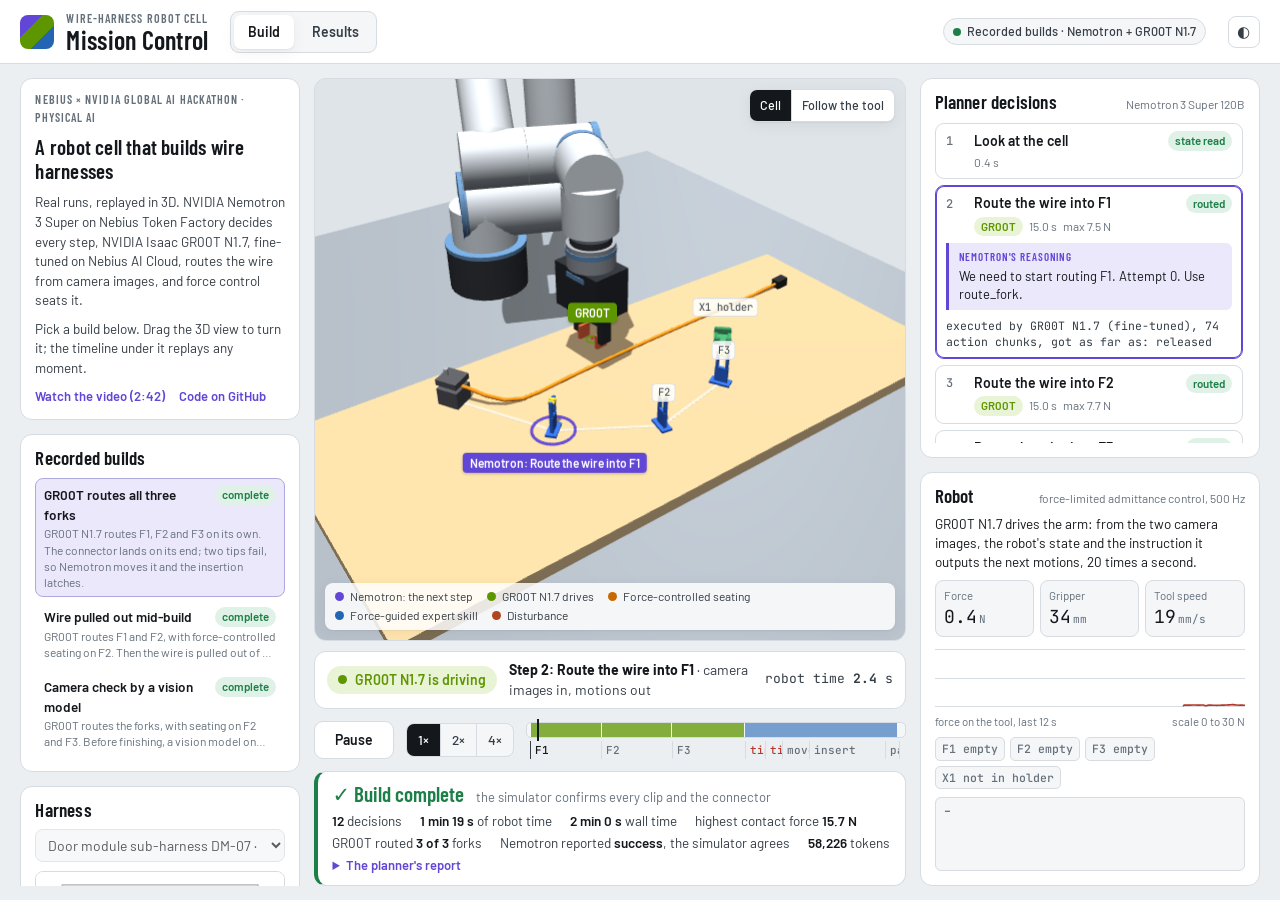
<file: index.html>
<!doctype html>
<html lang="en">
<head>
<meta charset="utf-8">
<meta name="viewport" content="width=device-width, initial-scale=1">
<title>Wire Harness Mission Control</title>
<meta name="description" content="Recorded builds of a simulated wire-harness robot cell: NVIDIA Nemotron plans, NVIDIA Isaac GR00T N1.7 routes the wire, force control seats it.">
<link rel="preconnect" href="https://fonts.googleapis.com">
<link rel="preconnect" href="https://fonts.gstatic.com" crossorigin>
<link rel="stylesheet" href="https://fonts.googleapis.com/css2?family=Barlow+Condensed:wght@500;600;700&family=Barlow:wght@400;500;600&family=JetBrains+Mono:wght@400;500&display=swap">
<link rel="stylesheet" href="app.css">
</head>
<body data-view="build">
<header class="top">
  <div class="brand">
    <span class="logo" aria-hidden="true"></span>
    <div>
      <div class="eyebrow">Wire-harness robot cell</div>
      <h1>Mission Control</h1>
    </div>
  </div>
  <nav class="tabs" role="tablist" aria-label="Views">
    <button type="button" role="tab" id="tab-build" aria-selected="true" aria-controls="view-build">Build</button>
    <button type="button" role="tab" id="tab-results" aria-selected="false" aria-controls="view-results">Results</button>
  </nav>
  <div class="status" id="status" aria-live="polite"></div>
  <button type="button" class="icon-btn" id="theme" title="Light or dark" aria-label="Switch between light and dark">◐</button>
</header>

<main id="view-build" class="layout" role="tabpanel" aria-labelledby="tab-build">
  <aside class="col left" aria-label="Harness and new build">
    <section class="card" aria-labelledby="h-harness">
      <div class="card-head">
        <h2 id="h-harness">Harness</h2>
        <label class="upload">Upload a spec<input type="file" id="spec-file" accept=".yaml,.yml" hidden></label>
      </div>
      <select id="spec-select" aria-label="Harness"></select>
      <figure class="drawing" id="drawing"><a id="drawing-link" target="_blank" rel="noopener" title="Open the drawing full size"><img id="spec-drawing" alt="Assembly drawing of the selected harness"></a></figure>
      <div class="route" id="spec-route" aria-label="Route of the wire"></div>
      <div class="checks" id="spec-checks"></div>
    </section>

    <section class="card form" aria-labelledby="h-options">
      <h2 id="h-options">New build</h2>
      <div class="field">
        <span class="flabel" id="l-planner">Planner</span>
        <div class="seg" id="opt-planner" role="group" aria-labelledby="l-planner">
          <button type="button" data-v="nemotron">Nemotron</button>
          <button type="button" data-v="scripted">Scripted</button>
        </div>
      </div>
      <div class="field">
        <span class="flabel" id="l-groot">Routing</span>
        <div class="seg" id="opt-groot" role="group" aria-labelledby="l-groot">
          <button type="button" data-v="1">GR00T</button>
          <button type="button" data-v="0">Expert</button>
        </div>
        <p class="hint" id="groot-hint"></p>
      </div>
      <div class="field">
        <label class="flabel" for="opt-scenario">Disturbance</label>
        <select id="opt-scenario">
          <option value="nominal">None</option>
          <option value="popped_wire" title="Pulled out of the second fork after it was routed">Wire pulled out</option>
          <option value="slip_on_insert" title="The connector slips out of the fingers during the insertion">Connector slips</option>
          <option value="both">Both</option>
        </select>
      </div>
      <div class="field">
        <span class="flabel" id="l-vision">Camera</span>
        <div class="seg" id="opt-vision" role="group" aria-labelledby="l-vision">
          <button type="button" data-v="0">Off</button>
          <button type="button" data-v="1">Vision check</button>
        </div>
      </div>
      <div class="field">
        <label class="flabel" for="opt-seed">Board</label>
        <div class="board-row">
          <input type="number" id="opt-seed" min="0" max="99999" value="3">
          <button type="button" class="icon-btn" id="seed-dice" title="Another random board" aria-label="Another random board">⚄</button>
          <label class="check" title="Randomize the layout, the wire's stiffness and friction"><input type="checkbox" id="opt-random" checked> varied</label>
        </div>
      </div>
      <div class="field">
        <span class="flabel" id="l-pace">Pace</span>
        <div class="seg" id="opt-pace" role="group" aria-labelledby="l-pace">
          <button type="button" data-v="1">Real time</button>
          <button type="button" data-v="0" title="As fast as the simulator runs">Fast</button>
        </div>
      </div>
      <button type="button" class="btn primary" id="start">Start build</button>
      <p class="hint" id="start-hint"></p>
    </section>

    <section class="card" aria-labelledby="h-past">
      <h2 id="h-past">Builds</h2>
      <ol class="past" id="past"></ol>
    </section>
  </aside>

  <section class="col center" aria-label="The cell">
    <div class="stage" id="stage">
      <canvas id="canvas" tabindex="0" aria-label="3D view of the cell: drag to turn, scroll to zoom"></canvas>
      <div id="tags"></div>
      <div class="banner" id="banner" hidden></div>
      <div class="toolbar">
        <div class="seg" role="group" aria-label="Camera">
          <button type="button" id="cam-cell" aria-pressed="true">Cell</button>
          <button type="button" id="cam-follow" aria-pressed="false">Follow the tool</button>
        </div>
      </div>
      <div class="empty" id="empty">
        <div>
          <h3>Pick a harness and start a build</h3>
          <p>Nemotron plans every step, GR00T N1.7 routes the wire from camera images, and force control
            seats it. Watch it here live, or open a past build on the left to replay it.</p>
        </div>
      </div>
      <div class="three-legend" aria-label="Who is moving the robot">
        <span><i style="background:var(--planner)"></i>Nemotron: the next step</span>
        <span><i style="background:var(--groot)"></i>GR00T N1.7 drives</span>
        <span><i style="background:var(--assist)"></i>Force-controlled seating</span>
        <span><i style="background:var(--expert)"></i>Force-guided expert skill</span>
        <span><i style="background:var(--warn)"></i>Disturbance</span>
      </div>
    </div>
    <div class="nowbar" id="nowbar">
      <span class="actor" id="actor"><i></i>Idle</span>
      <span class="nowtext" id="nowtext">No build open.</span>
      <span class="clock" id="clock"></span>
    </div>
    <div class="transport" id="transport" hidden>
      <button type="button" class="btn" id="play" title="Play or pause (space)">Play</button>
      <div class="seg" id="speeds" role="group" aria-label="Playback speed">
        <button type="button" data-v="1">1×</button>
        <button type="button" data-v="2">2×</button>
        <button type="button" data-v="4">4×</button>
      </div>
      <div class="scrub" id="scrub">
        <div class="scrub-track" id="scrub-track"></div>
        <div class="scrub-calls" id="scrub-calls"></div>
        <div class="scrub-head" id="scrub-head"></div>
        <input type="range" id="scrub-range" min="0" max="1000" value="0" step="1" aria-label="Robot time">
      </div>
    </div>
    <section class="result" id="result-card" aria-label="Result of the build" hidden></section>
  </section>

  <aside class="col right" aria-label="Decisions and the robot">
    <section class="card decisions-card" aria-labelledby="h-decisions">
      <div class="card-head">
        <h2 id="h-decisions">Planner decisions</h2>
        <span class="sub" id="planner-name"></span>
      </div>
      <ol class="decisions" id="decisions"><li class="empty-note">The planner's decisions appear here.</li></ol>
    </section>
    <section class="card robot-card" aria-labelledby="h-robot">
      <div class="card-head">
        <h2 id="h-robot">Robot</h2>
        <span class="sub">force-limited admittance control, 500 Hz</span>
      </div>
      <div class="phase" id="phase-text">–</div>
      <div class="stats">
        <div class="stat"><div class="k">Force</div><div class="v" id="st-force">0.0<small>N</small></div></div>
        <div class="stat"><div class="k">Gripper</div><div class="v" id="st-grip">0<small>mm</small></div></div>
        <div class="stat"><div class="k">Tool speed</div><div class="v" id="st-speed">0<small>mm/s</small></div></div>
      </div>
      <canvas class="spark" id="spark" aria-label="Force on the tool over the last 12 seconds"></canvas>
      <div class="spark-key"><span>force on the tool, last 12 s</span><span>scale 0 to 30 N</span></div>
      <div class="truth" id="truth" aria-label="What the simulator says is done"></div>
      <div class="log" id="log" aria-live="off">–</div>
    </section>
  </aside>
</main>

<main id="view-results" class="results" role="tabpanel" aria-labelledby="tab-results" hidden>
  <div id="results-body"><p class="empty-note">Loading the results…</p></div>
</main>

<script src="vendor/three.min.js"></script>
<script src="vendor/OrbitControls.js"></script>
<script>window.MC_STATIC = {"title":"Wire Harness Mission Control","description":"Recorded builds of a simulated wire-harness robot cell: NVIDIA Nemotron plans, NVIDIA Isaac GR00T N1.7 routes the wire, force control seats it.","intro":"<div class=\"eyebrow\">Nebius \u00d7 NVIDIA Global AI Hackathon \u00b7 Physical AI<\/div><h2>A robot cell that builds wire harnesses<\/h2><p>Real runs, replayed in 3D. NVIDIA Nemotron 3 Super on Nebius Token Factory decides every step, NVIDIA Isaac GR00T N1.7, fine-tuned on Nebius AI Cloud, routes the wire from camera images, and force control seats it.<\/p><p>Pick a build below. Drag the 3D view to turn it; the timeline under it replays any moment.<\/p><div class=\"links\"><a href=\"https://www.youtube.com/watch?v=RA8w_iiMOIQ\" target=\"_blank\" rel=\"noopener\">Watch the video (2:42)<\/a><a href=\"https://github.com/rezahendi/Wire-Harness-Robot-2\" target=\"_blank\" rel=\"noopener\">Code on GitHub<\/a><\/div>","chip":"Recorded builds \u00b7 Nemotron + GR00T N1.7","buildsTitle":"Recorded builds","data":"data/","results":"data/results.json","specs":[{"file":"demo_3fork.yaml","name":"Door module sub-harness DM-07","revision":"B","route":["F1","F2","F3"],"connector":"X1","feasible":true,"issues":[]}],"drawings":{"demo_3fork.yaml":"data/drawing_demo_3fork.png"},"builds":[{"id":"20261007-105941-6968","status":"done","created":1791370781.791488,"title":"GR00T routes all three forks","blurb":"GR00T N1.7 routes F1, F2 and F3 on its own. The connector lands on its end; two tips fail, so Nemotron moves it and the insertion latches.","options":{"planner":"nemotron","groot":"GR00T","scenario":"nominal","seed":3,"vision":false,"spec":"demo_3fork.yaml"},"summary":{"spec":"Door module sub-harness DM-07","planner":"nemotron","model":"nvidia/nemotron-3-super-120b-a12b","success":true,"claimed_success":true,"robot_time_s":79.3,"tool_calls":12,"routing":{"groot_routes":3,"groot_ok":3,"expert_routes":0,"expert_ok":0},"scenario":"nominal","seed":3}},{"id":"20261007-175405-f86d","status":"done","created":1791395645.1742117,"title":"Wire pulled out mid-build","blurb":"GR00T routes F1 and F2, with force-controlled seating on F2. Then the wire is pulled out of F2 without telling Nemotron: it notices, the expert re-routes F2 and F3, and the connector goes in.","options":{"planner":"nemotron","groot":"GR00T","scenario":"popped_wire","seed":7267,"vision":false,"spec":"demo_3fork.yaml"},"summary":{"spec":"Door module sub-harness DM-07","planner":"nemotron","model":"nvidia/nemotron-3-super-120b-a12b","success":true,"claimed_success":true,"robot_time_s":90.3,"tool_calls":10,"routing":{"groot_routes":2,"groot_ok":2,"expert_routes":2,"expert_ok":2},"scenario":"popped_wire","seed":7267}},{"id":"20261007-110725-74f4","status":"done","created":1791371245.4144418,"title":"Camera check by a vision model","blurb":"GR00T routes the forks, with seating on F2 and F3. Before finishing, a vision model on Token Factory checks every clip and the connector in camera views.","options":{"planner":"nemotron","groot":"GR00T","scenario":"nominal","seed":7367,"vision":true,"spec":"demo_3fork.yaml"},"summary":{"spec":"Door module sub-harness DM-07","planner":"nemotron","model":"nvidia/nemotron-3-super-120b-a12b","success":true,"claimed_success":true,"robot_time_s":86.2,"tool_calls":10,"routing":{"groot_routes":3,"groot_ok":3,"expert_routes":0,"expert_ok":0},"scenario":"nominal","seed":7367}}]};</script>
<script src="app.js"></script>
</body>
</html>
</file>
<file: app.css>
/* Mission Control for the wire-harness cell */
:root {
  --bg: #eceff1;
  --panel: #ffffff;
  --panel-2: #f4f6f8;
  --ink: #14181c;
  --ink-2: #353d46;
  --muted: #65707b;
  --line: #d6dce1;
  --scene: #dfe4e8;
  --planner: #6247d6;
  --planner-soft: #ece8fc;
  --groot: #5e9600;
  --groot-soft: #e9f4d6;
  --assist: #c56a00;
  --assist-soft: #fcebd6;
  --expert: #2465b3;
  --expert-soft: #e0ebf8;
  --warn: #b0451f;
  --warn-soft: #fbe5dc;
  --ok: #1d7f48;
  --ok-soft: #e0f2e7;
  --bad: #b8372b;
  --bad-soft: #fbe6e3;
  --shadow: 0 1px 2px rgba(20, 24, 28, .06), 0 4px 16px rgba(20, 24, 28, .05);
  --f-display: "Barlow Condensed", "Arial Narrow", "Roboto Condensed", system-ui, sans-serif;
  --f-body: "Barlow", system-ui, -apple-system, "Segoe UI", Roboto, sans-serif;
  --f-mono: "JetBrains Mono", ui-monospace, "SFMono-Regular", Menlo, Consolas, monospace;
  --pad: clamp(12px, 1.6vw, 24px);
  --on-accent: #ffffff;
}
@media (prefers-color-scheme: dark) {
  :root:not([data-theme="light"]) {
    color-scheme: dark;
    --bg: #0e1215; --panel: #161b20; --panel-2: #1c2228; --ink: #e7ebee; --ink-2: #c3cad1;
    --muted: #8d98a3; --line: #2a323a; --scene: #1a2026;
    --planner: #9e8aff; --planner-soft: #251f3f; --groot: #8fd12a; --groot-soft: #1d2a0c;
    --assist: #f2a93b; --assist-soft: #33250f; --expert: #63a6f2; --expert-soft: #10233a;
    --warn: #ff8a5c; --warn-soft: #3a1c12; --ok: #4cc47f; --ok-soft: #12291c; --bad: #ff7a6b; --bad-soft: #351714;
    --shadow: 0 1px 2px rgba(0, 0, 0, .3); --on-accent: #101316;
  }
}
:root[data-theme="dark"] {
  color-scheme: dark;
  --bg: #0e1215; --panel: #161b20; --panel-2: #1c2228; --ink: #e7ebee; --ink-2: #c3cad1;
  --muted: #8d98a3; --line: #2a323a; --scene: #1a2026;
  --planner: #9e8aff; --planner-soft: #251f3f; --groot: #8fd12a; --groot-soft: #1d2a0c;
  --assist: #f2a93b; --assist-soft: #33250f; --expert: #63a6f2; --expert-soft: #10233a;
  --warn: #ff8a5c; --warn-soft: #3a1c12; --ok: #4cc47f; --ok-soft: #12291c; --bad: #ff7a6b; --bad-soft: #351714;
  --shadow: 0 1px 2px rgba(0, 0, 0, .3); --on-accent: #101316;
}
* { box-sizing: border-box; }
[hidden] { display: none !important; }
html, body { margin: 0; }
body { background: var(--bg); color: var(--ink); font-family: var(--f-body); font-size: 15px; line-height: 1.45; }
button, input, select { font: inherit; color: inherit; }
h1, h2, h3 { font-family: var(--f-display); font-weight: 600; margin: 0; letter-spacing: .01em; }
h2 { font-size: 19px; line-height: 1.15; }
.eyebrow { font-family: var(--f-display); font-weight: 600; font-size: 12px; letter-spacing: .09em; text-transform: uppercase; color: var(--muted); }
code, .mono { font-family: var(--f-mono); }
code { font-size: .92em; white-space: nowrap; }
.sr-only { position: absolute; width: 1px; height: 1px; overflow: hidden; clip: rect(0 0 0 0); white-space: nowrap; }

/* ---------- top bar */
.top { display: flex; flex-wrap: wrap; align-items: center; gap: 8px 22px; padding: 10px var(--pad); background: var(--panel); border-bottom: 1px solid var(--line); position: sticky; top: 0; z-index: 5; }
.brand { display: flex; align-items: center; gap: 12px; min-width: 0; }
.brand h1 { font-size: 26px; line-height: 1; }
.logo { width: 34px; height: 34px; border-radius: 8px; flex: none; background:
  linear-gradient(135deg, var(--planner) 0 33%, var(--groot) 33% 66%, var(--expert) 66%); }
.tabs { display: inline-flex; gap: 4px; background: var(--panel-2); border: 1px solid var(--line); border-radius: 9px; padding: 3px; }
.tabs button { border: 0; background: transparent; padding: 7px 14px; border-radius: 7px; font-weight: 600; font-size: 14px; color: var(--ink-2); cursor: pointer; }
.tabs button[aria-selected="true"] { background: var(--panel); color: var(--ink); box-shadow: var(--shadow); }
.status { margin-left: auto; display: flex; flex-wrap: wrap; gap: 6px; align-items: center; }
.chip { display: inline-flex; align-items: center; gap: 6px; font: 500 12.5px/1 var(--f-body); padding: 6px 9px; border-radius: 999px; background: var(--panel-2); border: 1px solid var(--line); color: var(--ink-2); white-space: nowrap; }
.chip i { width: 8px; height: 8px; border-radius: 50%; background: var(--muted); display: inline-block; }
.chip.on i { background: var(--ok); }
.chip.off i { background: var(--bad); }
.chip.busy i { background: var(--planner); animation: pulse 1.2s infinite; }
.icon-btn { border: 1px solid var(--line); background: var(--panel); border-radius: 8px; width: 32px; height: 32px; cursor: pointer; display: inline-grid; place-items: center; color: var(--ink-2); padding: 0; flex: none; }

/* ---------- layout: one column on a narrow screen, three on a wide one */
.layout { display: grid; grid-template-columns: minmax(0, 1fr); gap: 14px; padding: 14px var(--pad) 24px; align-items: start; }
.col { display: grid; gap: 14px; min-width: 0; align-content: start; }
.stage { aspect-ratio: 16 / 10; }
@media (min-width: 1100px) {
  .layout { grid-template-columns: 280px minmax(0, 1fr) 340px; }
  /* the build view fills the window; the side columns scroll on their own, the 3D view takes what is left */
  body[data-view="build"] { height: 100vh; height: 100dvh; display: flex; flex-direction: column; overflow: hidden; }
  body[data-view="build"] .layout { flex: 1; min-height: 0; grid-template-rows: minmax(0, 1fr); align-items: stretch; padding-bottom: 14px; }
  body[data-view="build"] .col.left { min-height: 0; overflow-y: auto; scrollbar-width: thin; }
  body[data-view="build"] .col.center { display: flex; flex-direction: column; gap: 10px; min-height: 0; }
  body[data-view="build"] .stage { flex: 1 1 auto; aspect-ratio: auto; min-height: 240px; }
  body[data-view="build"] .col.right { display: flex; flex-direction: column; gap: 14px; min-height: 0; overflow-y: auto; scrollbar-width: thin; }
  body[data-view="build"] .decisions-card { flex: 1 1 0; min-height: 210px; grid-template-rows: auto minmax(0, 1fr); }
  body[data-view="build"] .decisions { max-height: none; }
  body[data-view="build"] .robot-card { flex: none; }
}
@media (min-width: 1500px) { .layout { grid-template-columns: 300px minmax(0, 1fr) 380px; } }
.card { background: var(--panel); border: 1px solid var(--line); border-radius: 12px; padding: 12px 14px 14px; display: grid; gap: 9px; min-width: 0; align-content: start; }
.card-head { display: flex; align-items: baseline; justify-content: space-between; gap: 10px; min-width: 0; }
.card-head h2 { white-space: nowrap; }
.card-head .sub { font-size: 12px; color: var(--muted); text-align: right; min-width: 0; overflow: hidden; text-overflow: ellipsis; white-space: nowrap; }
.hint { margin: 0; font-size: 12.5px; line-height: 1.4; color: var(--muted); }
.hint:empty { display: none; }

/* ---------- harness card */
select, input[type="number"] { background: var(--panel-2); border: 1px solid var(--line); border-radius: 8px; padding: 6px 8px; width: 100%; min-width: 0; font-size: 14px; }
.upload { font-size: 12.5px; color: var(--planner); cursor: pointer; font-weight: 600; white-space: nowrap; }
.drawing { margin: 0; border: 1px solid var(--line); border-radius: 8px; background: #fff; overflow: hidden; aspect-ratio: 1430 / 832; display: grid; place-items: center; position: relative; }
.drawing::before { content: "drawing…"; position: absolute; font-size: 12px; color: #8d98a3; }
.drawing a { display: block; width: 100%; height: 100%; position: relative; }
.drawing img { width: 100%; height: 100%; object-fit: contain; display: block; }
.drawing img:not(.ok) { visibility: hidden; }
.route { display: flex; flex-wrap: wrap; gap: 4px; align-items: center; font: 500 12.5px/1 var(--f-mono); }
.route span.node { padding: 5px 7px; border-radius: 5px; background: var(--panel-2); border: 1px solid var(--line); }
.route span.node.done { background: var(--ok-soft); border-color: color-mix(in srgb, var(--ok) 45%, var(--line)); color: var(--ok); }
.route span.arrow { color: var(--muted); }
.checks { display: grid; gap: 4px; font-size: 13px; }
.checks .ok { color: var(--ok); font-weight: 600; }
.checks .issue, .result .issue { display: grid; grid-template-columns: auto 1fr; gap: 6px; color: var(--ink-2); font-size: 13px; }
.issue b { font-family: var(--f-mono); font-size: 11px; padding: 2px 5px; border-radius: 4px; height: fit-content; }
.issue.error b { background: var(--bad-soft); color: var(--bad); }
.issue.warning b { background: var(--warn-soft); color: var(--warn); }

/* ---------- new build form */
.form { gap: 8px; }
.field { display: grid; grid-template-columns: 74px minmax(0, 1fr); align-items: center; gap: 4px 8px; }
.field .hint { grid-column: 1 / -1; }
.flabel { font-family: var(--f-display); font-weight: 600; font-size: 12.5px; letter-spacing: .06em; text-transform: uppercase; color: var(--muted); }
.board-row { display: grid; grid-template-columns: minmax(0, 1fr) 32px auto; gap: 6px; align-items: center; }
.seg { display: inline-flex; border: 1px solid var(--line); border-radius: 8px; overflow: hidden; background: var(--panel-2); width: fit-content; max-width: 100%; }
.seg button { border: 0; background: transparent; padding: 6px 11px; font-size: 13.5px; font-weight: 500; color: var(--ink-2); cursor: pointer; white-space: nowrap; }
.seg button + button { border-left: 1px solid var(--line); }
.seg button[aria-pressed="true"] { background: var(--ink); color: var(--panel); }
.seg button:disabled { opacity: .45; cursor: not-allowed; }
.check { display: inline-flex; align-items: center; gap: 5px; font-size: 13px; color: var(--ink-2); white-space: nowrap; cursor: pointer; }
.btn { display: inline-flex; align-items: center; justify-content: center; gap: 8px; border: 1px solid var(--line); background: var(--panel); border-radius: 9px; padding: 8px 14px; font-weight: 600; font-size: 14px; cursor: pointer; color: var(--ink); }
.btn.primary { background: var(--ink); color: var(--panel); border-color: var(--ink); padding: 11px 16px; font-size: 15.5px; margin-top: 4px; }
.btn.primary:disabled { opacity: .5; cursor: progress; }
.btn:focus-visible, .seg button:focus-visible, .tabs button:focus-visible, .past button:focus-visible, .decision summary:focus-visible, .icon-btn:focus-visible { outline: 2px solid var(--planner); outline-offset: 1px; }

/* ---------- past builds */
.past { list-style: none; margin: 0; padding: 0; display: grid; gap: 3px; }
.past button { width: 100%; text-align: left; display: grid; grid-template-columns: minmax(0, 1fr) auto; gap: 1px 8px; background: transparent; border: 1px solid transparent; border-radius: 8px; padding: 6px 8px; cursor: pointer; }
.past button:hover { background: var(--panel-2); }
.past button[aria-current="true"] { background: var(--planner-soft); border-color: color-mix(in srgb, var(--planner) 35%, var(--line)); }
.past .p-title { font-weight: 600; font-size: 13.5px; overflow: hidden; text-overflow: ellipsis; white-space: nowrap; }
.past .p-sub { grid-column: 1 / -1; font-size: 12px; color: var(--muted); overflow: hidden; text-overflow: ellipsis; white-space: nowrap; }
.past .p-res { font: 600 11.5px/1 var(--f-body); padding: 4px 7px; border-radius: 999px; height: fit-content; white-space: nowrap; }
.p-res.ok { background: var(--ok-soft); color: var(--ok); }
.p-res.bad { background: var(--bad-soft); color: var(--bad); }
.p-res.run { background: var(--planner-soft); color: var(--planner); }
.empty-note { font-size: 13px; color: var(--muted); }

/* ---------- stage */
.stage { position: relative; border-radius: 12px; overflow: hidden; background: var(--scene); border: 1px solid var(--line); }
.stage canvas { position: absolute; inset: 0; width: 100%; height: 100%; display: block; touch-action: none; outline: none; }
#tags { position: absolute; inset: 0; pointer-events: none; overflow: hidden; }
.tag { position: absolute; left: 0; top: 0; white-space: nowrap; font-family: var(--f-mono); font-size: 11.5px; line-height: 1; padding: 4px 6px; border-radius: 4px; will-change: transform; color: var(--on-accent); }
.tag.fix { background: color-mix(in srgb, var(--panel) 85%, transparent); color: var(--ink-2); border: 1px solid var(--line); font-size: 10.5px; padding: 3px 5px; }
.tag.who { font-family: var(--f-body); font-weight: 600; font-size: 12px; padding: 4px 7px; box-shadow: 0 1px 3px rgba(0, 0, 0, .25); }
.banner { position: absolute; left: 12px; top: 12px; max-width: calc(100% - 250px); display: flex; flex-wrap: wrap; gap: 2px 8px; align-items: baseline; padding: 8px 12px; border-radius: 7px; font-family: var(--f-display); font-weight: 600; font-size: 17px; letter-spacing: .02em; box-shadow: var(--shadow); color: var(--on-accent); }
.banner.warn { background: var(--warn); }
.banner.ok { background: var(--ok); }
.banner.bad { background: var(--bad); }
.banner small { font-family: var(--f-body); font-weight: 500; font-size: 13px; letter-spacing: 0; opacity: .92; }
.toolbar { position: absolute; right: 10px; top: 10px; display: flex; gap: 6px; }
.toolbar .seg { background: var(--panel); box-shadow: var(--shadow); }
.toolbar .seg button { padding: 6px 10px; font-size: 12.5px; }
.empty { position: absolute; inset: 0; display: grid; place-items: center; padding: 28px; text-align: center; color: var(--ink-2); }
.empty h3 { font-size: 24px; margin-bottom: 6px; }
.empty p { margin: 0 auto; max-width: 52ch; font-size: 14.5px; color: var(--muted); }
.three-legend { position: absolute; left: 10px; bottom: 10px; max-width: calc(100% - 20px); display: flex; flex-wrap: wrap; gap: 2px 14px; padding: 5px 10px; border-radius: 8px; font-size: 12px; color: var(--ink-2); background: color-mix(in srgb, var(--panel) 84%, transparent); box-shadow: var(--shadow); pointer-events: none; }
.three-legend span { display: inline-flex; align-items: center; gap: 6px; white-space: nowrap; }
.three-legend i { width: 9px; height: 9px; border-radius: 50%; display: inline-block; }
.stage .empty:not([hidden]) ~ .three-legend, .stage:has(.empty:not([hidden])) .toolbar { display: none; }

/* ---------- the "now" strip */
.nowbar { display: flex; flex-wrap: wrap; align-items: center; gap: 6px 12px; background: var(--panel); border: 1px solid var(--line); border-radius: 12px; padding: 8px 12px; min-height: 50px; }
.actor { display: inline-flex; align-items: center; gap: 8px; font: 600 14px/1 var(--f-body); padding: 7px 11px; border-radius: 999px; background: var(--panel-2); color: var(--ink-2); white-space: nowrap; }
.actor i { width: 9px; height: 9px; border-radius: 50%; background: currentColor; }
.actor.groot { background: var(--groot-soft); color: var(--groot); }
.actor.assist { background: var(--assist-soft); color: var(--assist); }
.actor.expert { background: var(--expert-soft); color: var(--expert); }
.actor.planner { background: var(--planner-soft); color: var(--planner); }
.actor.planner i { animation: pulse 1.2s infinite; }
.actor.warn { background: var(--warn-soft); color: var(--warn); }
.nowtext { flex: 1; min-width: 180px; font-size: 14px; color: var(--ink-2); }
.nowtext b { color: var(--ink); }
.clock { font-family: var(--f-mono); font-size: 13px; color: var(--ink-2); font-variant-numeric: tabular-nums; white-space: nowrap; }
.live-dot { display: inline-block; width: 8px; height: 8px; border-radius: 50%; background: var(--bad); margin-right: 6px; animation: pulse 1.2s infinite; vertical-align: 1px; }
@keyframes pulse { 50% { opacity: .25; } }
@media (prefers-reduced-motion: reduce) { .live-dot, .actor.planner i, .chip.busy i, .thinking .live-dot { animation: none; } }

/* ---------- transport */
.transport { display: flex; flex-wrap: wrap; align-items: center; gap: 8px 12px; }
.transport .btn { min-width: 80px; }
.scrub { position: relative; flex: 1; min-width: 220px; height: 42px; }
.scrub-track { position: absolute; left: 0; right: 0; top: 3px; height: 16px; border-radius: 5px; background: var(--panel-2); border: 1px solid var(--line); overflow: hidden; }
.scrub-track span { position: absolute; top: 0; bottom: 0; }
.scrub-track span.groot { background: color-mix(in srgb, var(--groot) 75%, transparent); }
.scrub-track span.assist { background: color-mix(in srgb, var(--assist) 85%, transparent); }
.scrub-track span.expert { background: color-mix(in srgb, var(--expert) 60%, transparent); }
.scrub-track span.warn { background: var(--warn); }
.scrub-calls { position: absolute; left: 0; right: 0; top: 22px; height: 18px; overflow: hidden; }
.scrub-calls span { position: absolute; top: 0; height: 18px; border-left: 1px solid var(--line); padding-left: 4px; font: 500 11px/18px var(--f-mono); color: var(--muted); overflow: hidden; white-space: nowrap; }
.scrub-calls span.cur { color: var(--ink); border-left-color: var(--ink-2); }
.scrub-calls span.bad { color: var(--bad); }
.scrub input { position: absolute; inset: 0; width: 100%; height: 100%; margin: 0; opacity: 0; cursor: pointer; }
.scrub-head { position: absolute; top: 0; height: 22px; width: 2px; background: var(--ink); transform: translateX(-1px); pointer-events: none; }

/* ---------- result of the open build */
.result { background: var(--panel); border: 1px solid var(--line); border-left: 4px solid var(--ok); border-radius: 12px; padding: 9px 14px 10px; display: grid; gap: 4px; }
.result.bad { border-left-color: var(--bad); }
.result-head { display: flex; flex-wrap: wrap; align-items: baseline; gap: 2px 12px; }
.result-big { font-family: var(--f-display); font-weight: 600; font-size: 21px; line-height: 1.2; }
.result-big.ok { color: var(--ok); }
.result-big.bad { color: var(--bad); }
.result-head .sub { font-size: 13px; color: var(--muted); }
.result-facts { display: flex; flex-wrap: wrap; gap: 2px 18px; font-size: 13.5px; color: var(--ink-2); margin: 0; padding: 0; list-style: none; }
.result-facts b { color: var(--ink); font-weight: 600; }
.result details > summary { cursor: pointer; font-size: 13px; color: var(--planner); font-weight: 600; width: fit-content; }
.result .report { margin-top: 6px; font-size: 13.5px; color: var(--ink-2); white-space: pre-wrap; max-height: 9em; overflow-y: auto; border-left: 3px solid var(--planner); padding-left: 10px; }
.files { display: flex; flex-wrap: wrap; gap: 4px 12px; font-size: 12.5px; margin-top: 6px; }
.files a { color: var(--planner); text-decoration: none; font-family: var(--f-mono); }
.files a:hover { text-decoration: underline; }
.error-box { font: 400 12px/1.4 var(--f-mono); color: var(--bad); background: var(--bad-soft); border-radius: 6px; padding: 8px; white-space: pre-wrap; max-height: 10em; overflow: auto; }

/* ---------- decisions */
.decisions { list-style: none; margin: 0; padding: 0 2px 0 0; display: grid; gap: 6px; max-height: 460px; overflow-y: auto; align-content: start; scrollbar-width: thin; }
.decision { border: 1px solid var(--line); border-radius: 9px; background: var(--panel); }
.decision.cur { border-color: var(--planner); box-shadow: 0 0 0 1px var(--planner) inset; }
.decision summary { list-style: none; display: grid; grid-template-columns: 20px minmax(0, 1fr) auto; gap: 3px 8px; align-items: center; padding: 7px 10px; cursor: pointer; }
.decision summary::-webkit-details-marker { display: none; }
.decision .n { font: 500 12px/1 var(--f-mono); color: var(--muted); }
.decision .what { font-weight: 600; font-size: 14px; overflow-wrap: anywhere; }
.decision .who { grid-column: 2 / 4; display: flex; flex-wrap: wrap; gap: 6px; align-items: center; font-size: 12px; color: var(--muted); }
.decision .why { margin: 0 10px 8px; padding: 7px 10px; border-left: 3px solid var(--planner); background: var(--planner-soft); border-radius: 0 6px 6px 0; font-size: 13px; line-height: 1.4; white-space: pre-wrap; overflow-wrap: anywhere; max-height: 11em; overflow-y: auto; }
.decision .why .lbl { display: block; font: 600 11px/1.3 var(--f-display); letter-spacing: .08em; text-transform: uppercase; color: var(--planner); margin-bottom: 2px; }
.decision .msgs { margin: 0 10px 8px; font: 400 11.5px/1.4 var(--f-mono); color: var(--ink-2); display: grid; gap: 2px; overflow-wrap: anywhere; }
.decision .msgs .cam { color: var(--planner); }
.decision.thinking { border-style: dashed; border-color: color-mix(in srgb, var(--planner) 55%, var(--line)); background: var(--planner-soft); }
.decision.thinking .what { color: var(--planner); font-weight: 500; }
.thinking .live-dot { background: var(--planner); margin: 0 2px 0 0; }
.pill { font: 600 11.5px/1 var(--f-body); padding: 4px 7px; border-radius: 999px; background: var(--panel-2); color: var(--ink-2); white-space: nowrap; }
.pill.ok { background: var(--ok-soft); color: var(--ok); }
.pill.bad { background: var(--bad-soft); color: var(--bad); }
.pill.run { background: var(--planner-soft); color: var(--planner); }
.pill.groot { background: var(--groot-soft); color: var(--groot); }
.pill.assist { background: var(--assist-soft); color: var(--assist); }
.pill.expert { background: var(--expert-soft); color: var(--expert); }

/* ---------- robot card */
.robot-card { gap: 8px; }
.phase { font-size: 13.5px; line-height: 1.4; color: var(--ink); min-height: 2.8em; }
.stats { display: grid; grid-template-columns: repeat(3, minmax(0, 1fr)); gap: 6px; }
.stat { border: 1px solid var(--line); border-radius: 8px; padding: 6px 8px; background: var(--panel-2); min-width: 0; }
.stat .k { font-size: 11.5px; color: var(--muted); white-space: nowrap; overflow: hidden; text-overflow: ellipsis; }
.stat .v { font-family: var(--f-mono); font-size: 18px; color: var(--ink); font-variant-numeric: tabular-nums; white-space: nowrap; }
.stat .v small { font-size: 11px; color: var(--muted); margin-left: 2px; }
.spark { width: 100%; height: 64px; display: block; }
.spark-key { display: flex; justify-content: space-between; gap: 14px; font-size: 11.5px; color: var(--muted); margin-top: -4px; }
.truth { display: flex; flex-wrap: wrap; gap: 5px; }
.truth span { font: 500 11.5px/1 var(--f-mono); padding: 5px 6px; border-radius: 5px; border: 1px solid var(--line); background: var(--panel-2); color: var(--muted); }
.truth span.yes { border-color: color-mix(in srgb, var(--ok) 45%, var(--line)); color: var(--ok); background: var(--ok-soft); }
.log { font: 400 11.5px/1.45 var(--f-mono); color: var(--ink-2); background: var(--panel-2); border: 1px solid var(--line); border-radius: 6px; padding: 5px 8px; height: 6.4em; overflow-y: auto; overflow-wrap: anywhere; }
.log .t { color: var(--muted); margin-right: 6px; }

/* ---------- results view */
.results { padding: 22px var(--pad) 40px; }
#results-body { max-width: 1240px; margin: 0 auto; display: grid; gap: 20px; }
.results header h2 { font-size: clamp(26px, 3vw, 36px); line-height: 1.08; text-wrap: balance; margin-top: 4px; }
.results header p { margin: 8px 0 0; color: var(--ink-2); max-width: 80ch; }
.tiles { display: grid; grid-template-columns: repeat(3, minmax(0, 1fr)); gap: 14px; }
@media (max-width: 900px) { .tiles { grid-template-columns: minmax(0, 1fr); } }
.tile { background: var(--panel); border: 1px solid var(--line); border-radius: 14px; padding: 18px; display: grid; gap: 6px; align-content: start; }
.tile .big { font-family: var(--f-display); font-weight: 700; font-size: 58px; line-height: .95; font-variant-numeric: tabular-nums; }
.tile.system .big { color: var(--ok); }
.tile.hybrid .big { color: var(--groot); }
.tile.assist .big { color: var(--assist); }
.tile.planner .big { color: var(--planner); }
.tile .lbl { font-weight: 600; font-size: 16px; }
.tile .frac { font-family: var(--f-mono); font-size: 12.5px; color: var(--muted); }
.tile p { margin: 0; font-size: 13.5px; color: var(--ink-2); }
.two { display: grid; grid-template-columns: minmax(0, 1.25fr) minmax(0, 1fr); gap: 14px; }
@media (max-width: 900px) { .two { grid-template-columns: minmax(0, 1fr); } }
.chart svg { width: 100%; height: auto; display: block; }
.chart .axis { stroke: var(--line); }
.chart text { fill: var(--ink-2); font-family: var(--f-body); font-size: 12px; }
.chart text.val { fill: var(--ink); font-family: var(--f-mono); font-size: 12.5px; font-weight: 500; }
.chart text.sub { fill: var(--muted); font-size: 11px; }
.facts { display: grid; grid-template-columns: auto 1fr; gap: 8px 16px; margin: 0; font-size: 14px; }
.facts dt { font-family: var(--f-display); font-weight: 600; letter-spacing: .05em; text-transform: uppercase; font-size: 12.5px; color: var(--muted); padding-top: 2px; }
.facts dd { margin: 0; color: var(--ink); }
.next { background: var(--planner-soft); border: 1px solid color-mix(in srgb, var(--planner) 30%, var(--line)); border-radius: 12px; padding: 14px 16px; color: var(--ink); margin: 0; }
.stack3 { display: grid; grid-template-columns: repeat(3, minmax(0, 1fr)); gap: 14px; }
@media (max-width: 900px) { .stack3 { grid-template-columns: minmax(0, 1fr); } }
.lvl { border-top: 4px solid var(--line); }
.lvl.planner { border-top-color: var(--planner); }
.lvl.groot { border-top-color: var(--groot); }
.lvl.ctrl { border-top-color: var(--expert); }
.lvl h3 { font-size: 20px; }
.lvl p { margin: 0; font-size: 13.5px; color: var(--ink-2); }

/* ---------- a short window (a laptop at 150 % scaling): keep the 3D view as big as possible */
@media (min-width: 1100px) and (max-height: 820px) {
  body[data-view="build"] .robot-card .log { display: none; }
  .robot-card .phase { min-height: 0; }
  .spark { height: 48px; }
  .result-facts { font-size: 13px; }
}

/* ---------- the showcase: recorded builds, no build form */
.showcase .form, .showcase .upload { display: none; }
.intro h2 { font-size: 21px; }
.intro p { margin: 0; font-size: 13.5px; color: var(--ink-2); }
.intro .links { display: flex; flex-wrap: wrap; gap: 4px 14px; font-size: 13px; }
.intro a { color: var(--planner); font-weight: 600; text-decoration: none; }
.intro a:hover { text-decoration: underline; }
.past .p-sub.wrap { white-space: normal; line-height: 1.35; display: -webkit-box; -webkit-box-orient: vertical; -webkit-line-clamp: 2; line-clamp: 2; }
.past button[aria-current="true"] .p-sub.wrap { -webkit-line-clamp: 6; line-clamp: 6; }
.past .p-title { white-space: normal; }

/* ---------- the camera check: what the vision model saw */
.cams { margin: 0 10px 10px; display: grid; grid-template-columns: repeat(2, minmax(0, 1fr)); gap: 8px; }
.cam { margin: 0; border: 1px solid var(--line); border-radius: 7px; overflow: hidden; background: var(--panel-2); display: grid; align-content: start; }
.cam.ok { border-color: color-mix(in srgb, var(--ok) 40%, var(--line)); }
.cam.bad { border-color: color-mix(in srgb, var(--bad) 50%, var(--line)); }
.cam img { display: block; width: 100%; aspect-ratio: 1030 / 414; object-fit: cover; background: #fff; }
.cam figcaption { padding: 5px 7px 7px; font-size: 12px; line-height: 1.35; color: var(--ink-2); display: grid; gap: 2px; }
.cam figcaption b { color: var(--ink); font-weight: 600; }
.cam figcaption span { color: var(--muted); }
.cam-model { grid-column: 1 / -1; margin: 0; font-size: 11.5px; color: var(--muted); }

/* ---------- a caption over the 3D view (the video) */
.caption { position: absolute; left: 50%; transform: translateX(-50%); max-width: min(86%, 980px); padding: 12px 22px 13px; border-radius: 12px; background: rgba(12, 15, 19, .84); color: #fff; font: 600 27px/1.28 var(--f-body); text-align: center; box-shadow: 0 6px 24px rgba(0, 0, 0, .25); text-wrap: balance; z-index: 3; }
.caption.bottom { bottom: 22px; }
.stage:has(#caption:not([hidden])) .three-legend { display: none; }
.caption.top { top: 70px; }
.caption.screen { position: fixed; bottom: 46px; }
.caption small { display: block; margin-top: 4px; font-weight: 500; font-size: 19px; opacity: .86; }
.caption .k-groot { color: #9fe03b; } .caption .k-assist { color: #ffb347; } .caption .k-expert { color: #7cb8ff; }
.caption .k-planner { color: #b7a6ff; } .caption .k-warn { color: #ff9a6e; }

/* ---------- narrow screens: the 3D view first in the showcase, no legend over a small view */
@media (max-width: 1099px) {
  .showcase .col.center { order: -1; }
}
@media (max-width: 640px) {
  .three-legend { display: none; }
  .caption { font-size: 18px; }
  .caption small { font-size: 14px; }
}

/* ---------- the video: no left column, a bigger 3D view */
body.video .col.left { display: none; }
@media (min-width: 1100px) {
  body.video .layout { grid-template-columns: minmax(0, 1fr) 470px; }
  body.video .col.right, body.video .result { zoom: 1.18; }      /* readable in a video player */
  body.video .robot-card .log { display: none; }
}
</file>
